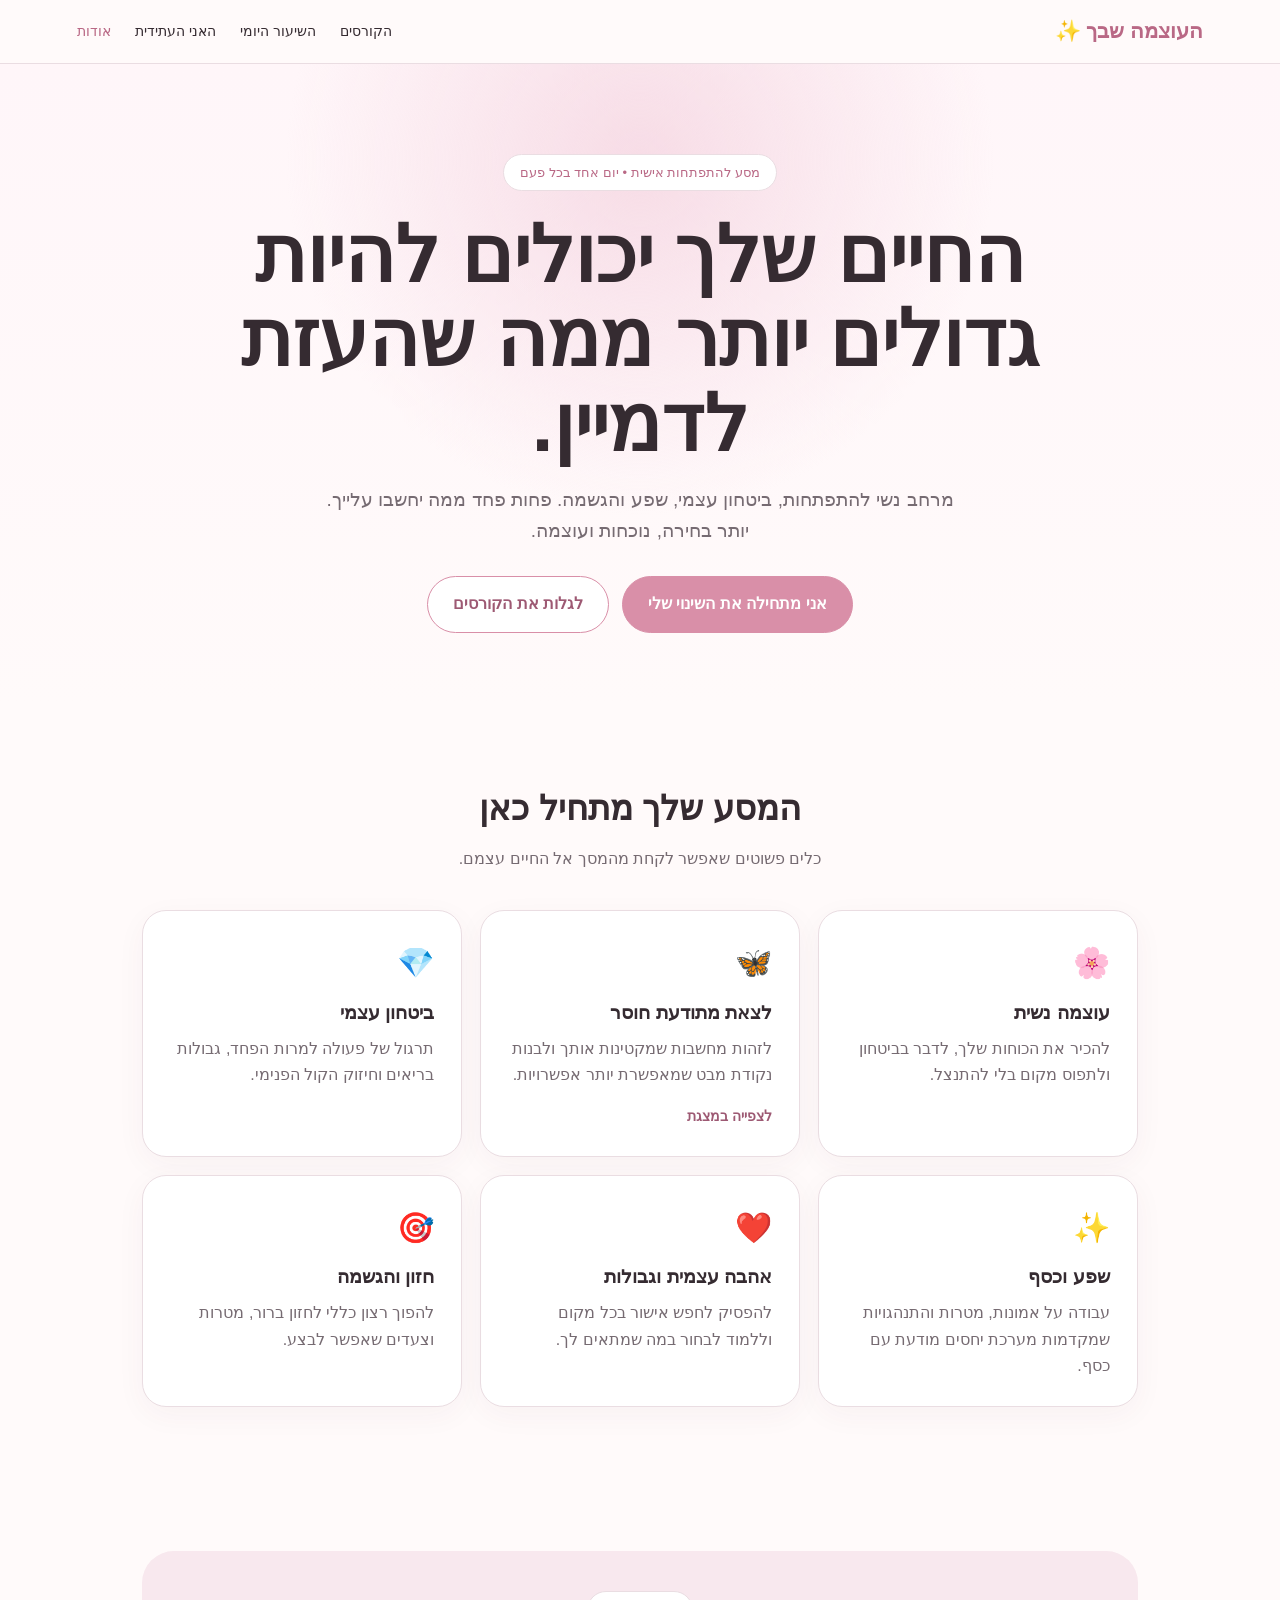
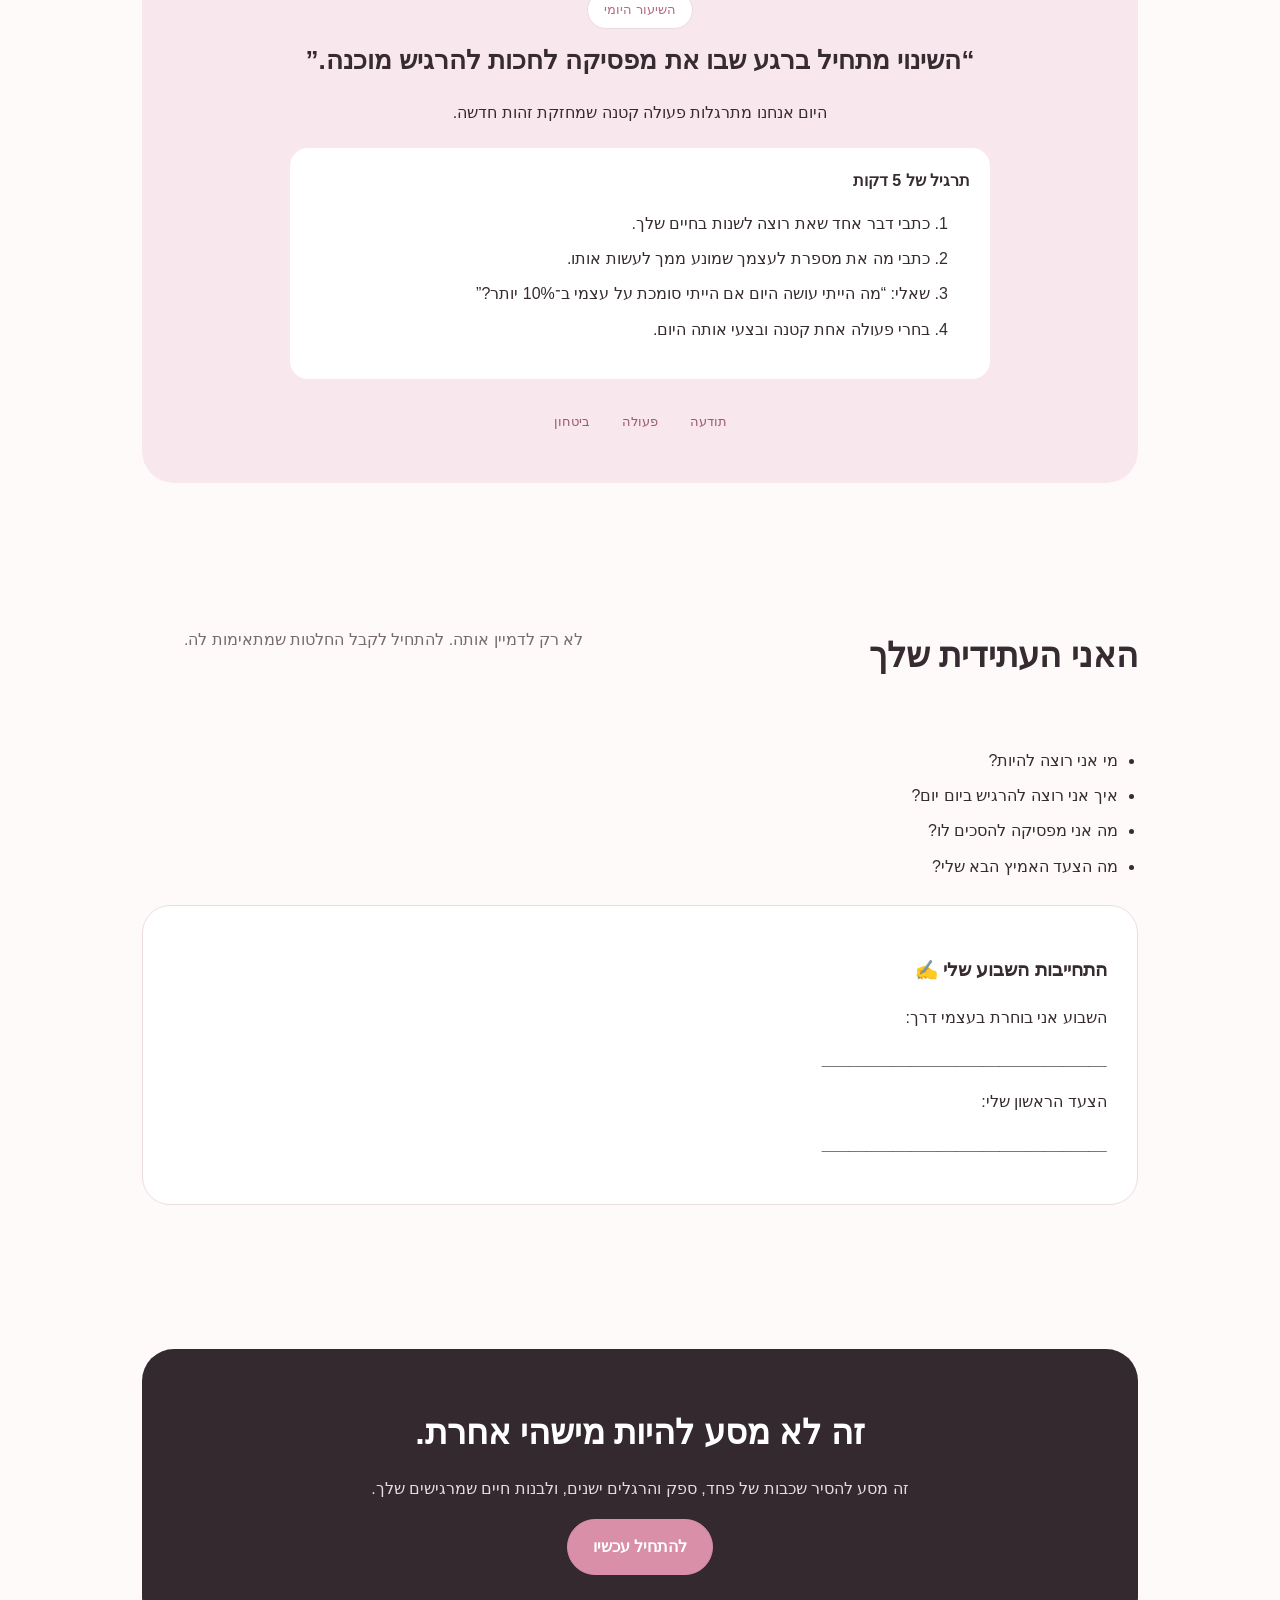
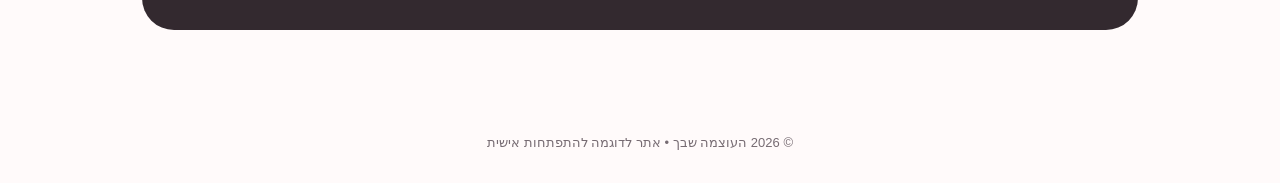
<file: index.html>
<!doctype html>
<html lang="he" dir="rtl">
  <head>
    <meta charset="utf-8">
    <meta name="viewport" content="width=device-width,initial-scale=1">
    <meta name="description" content="מרחב נשי להתפתחות, ביטחון עצמי, שפע והגשמה. פחות פחד ממה יחשבו עלייך. יותר בחירה, נוכחות ועוצמה.">
    <meta name="theme-color" content="#d98fa8">
    <title>העוצמה שבך | התפתחות אישית</title>

    <!-- CSS cascade order: base -> layout -> components -> sections -> responsive -->
    <link rel="stylesheet" href="assets/css/base/tokens.css">
    <link rel="stylesheet" href="assets/css/base/reset.css">
    <link rel="stylesheet" href="assets/css/base/typography.css">
    <link rel="stylesheet" href="assets/css/layout/nav.css">
    <link rel="stylesheet" href="assets/css/layout/section.css">
    <link rel="stylesheet" href="assets/css/layout/footer.css">
    <link rel="stylesheet" href="assets/css/components/button.css">
    <link rel="stylesheet" href="assets/css/components/badge.css">
    <link rel="stylesheet" href="assets/css/components/card.css">
    <link rel="stylesheet" href="assets/css/sections/hero.css">
    <link rel="stylesheet" href="assets/css/sections/courses.css">
    <link rel="stylesheet" href="assets/css/sections/daily.css">
    <link rel="stylesheet" href="assets/css/sections/future.css">
    <link rel="stylesheet" href="assets/css/sections/cta.css">
    <link rel="stylesheet" href="assets/css/responsive.css">

    <script src="assets/js/main.js" defer></script>
  </head>
  <body>
    <nav>
      <div class="logo">העוצמה שבך ✨</div>
      <div class="links" id="primary-nav">
        <a href="#courses">הקורסים</a><a href="#daily">השיעור היומי</a><a href="#future">האני העתידית</a><a href="#about">אודות</a>
      </div>
      <button class="nav-toggle" type="button" aria-expanded="false" aria-controls="primary-nav" aria-label="פתיחת תפריט ניווט">תפריט</button>
    </nav>

    <header class="hero">
      <span class="badge">מסע להתפתחות אישית • יום אחד בכל פעם</span>
      <h1>החיים שלך יכולים להיות גדולים יותר ממה שהעזת לדמיין.</h1>
      <p>מרחב נשי להתפתחות, ביטחון עצמי, שפע והגשמה. פחות פחד ממה יחשבו עלייך. יותר בחירה, נוכחות ועוצמה.</p>
      <a class="btn btn--primary" href="#daily">אני מתחילה את השינוי שלי</a>
      <a class="btn btn--secondary" href="#courses">לגלות את הקורסים</a>
    </header>

    <section id="courses">
      <h2>המסע שלך מתחיל כאן</h2>
      <p class="sub">כלים פשוטים שאפשר לקחת מהמסך אל החיים עצמם.</p>
      <div class="grid">
        <article class="card">
          <div class="icon">🌸</div>
          <h3>עוצמה נשית</h3>
          <p>להכיר את הכוחות שלך, לדבר בביטחון ולתפוס מקום בלי להתנצל.</p>
        </article>
        <article class="card">
          <div class="icon">🦋</div>
          <h3>לצאת מתודעת חוסר</h3>
          <p>לזהות מחשבות שמקטינות אותך ולבנות נקודת מבט שמאפשרת יותר אפשרויות.</p>
          <a class="card__cta" href="scarcity.html">לצפייה במצגת</a>
        </article>
        <article class="card">
          <div class="icon">💎</div>
          <h3>ביטחון עצמי</h3>
          <p>תרגול של פעולה למרות הפחד, גבולות בריאים וחיזוק הקול הפנימי.</p>
        </article>
        <article class="card">
          <div class="icon">✨</div>
          <h3>שפע וכסף</h3>
          <p>עבודה על אמונות, מטרות והתנהגויות שמקדמות מערכת יחסים מודעת עם כסף.</p>
        </article>
        <article class="card">
          <div class="icon">❤️</div>
          <h3>אהבה עצמית וגבולות</h3>
          <p>להפסיק לחפש אישור בכל מקום וללמוד לבחור במה שמתאים לך.</p>
        </article>
        <article class="card">
          <div class="icon">🎯</div>
          <h3>חזון והגשמה</h3>
          <p>להפוך רצון כללי לחזון ברור, מטרות וצעדים שאפשר לבצע.</p>
        </article>
      </div>
    </section>

    <section id="daily">
      <div class="daily">
        <span class="badge">השיעור היומי</span>
        <div class="quote">“השינוי מתחיל ברגע שבו את מפסיקה לחכות להרגיש מוכנה.”</div>
        <p>היום אנחנו מתרגלות פעולה קטנה שמחזקת זהות חדשה.</p>
        <div class="exercise">
          <strong>תרגיל של 5 דקות</strong>
          <ol>
            <li>כתבי דבר אחד שאת רוצה לשנות בחיים שלך.</li>
            <li>כתבי מה את מספרת לעצמך שמונע ממך לעשות אותו.</li>
            <li>שאלי: “מה הייתי עושה היום אם הייתי סומכת על עצמי ב־10% יותר?”</li>
            <li>בחרי פעולה אחת קטנה ובצעי אותה היום.</li>
          </ol>
        </div>
        <span class="pill">תודעה</span><span class="pill">פעולה</span><span class="pill">ביטחון</span>
      </div>
    </section>

    <section id="future">
      <div class="future">
        <h2>האני העתידית שלך</h2>
        <p class="sub">לא רק לדמיין אותה. להתחיל לקבל החלטות שמתאימות לה.</p>
        <ul>
          <li>מי אני רוצה להיות?</li>
          <li>איך אני רוצה להרגיש ביום יום?</li>
          <li>מה אני מפסיקה להסכים לו?</li>
          <li>מה הצעד האמיץ הבא שלי?</li>
        </ul>
      </div>
      <div class="future-box">
        <h3>התחייבות השבוע שלי ✍️</h3>
        <p>השבוע אני בוחרת בעצמי דרך:</p>
        <p><strong>________________________________</strong></p>
        <p>הצעד הראשון שלי:</p>
        <p><strong>________________________________</strong></p>
      </div>
    </section>

    <section id="about">
      <div class="cta">
        <h2>זה לא מסע להיות מישהי אחרת.</h2>
        <p>זה מסע להסיר שכבות של פחד, ספק והרגלים ישנים, ולבנות חיים שמרגישים שלך.</p>
        <a class="btn btn--primary" href="#courses">להתחיל עכשיו</a>
      </div>
    </section>

    <footer>© <span data-current-year>2026</span> העוצמה שבך • אתר לדוגמה להתפתחות אישית</footer>
  </body>
</html>
</file>
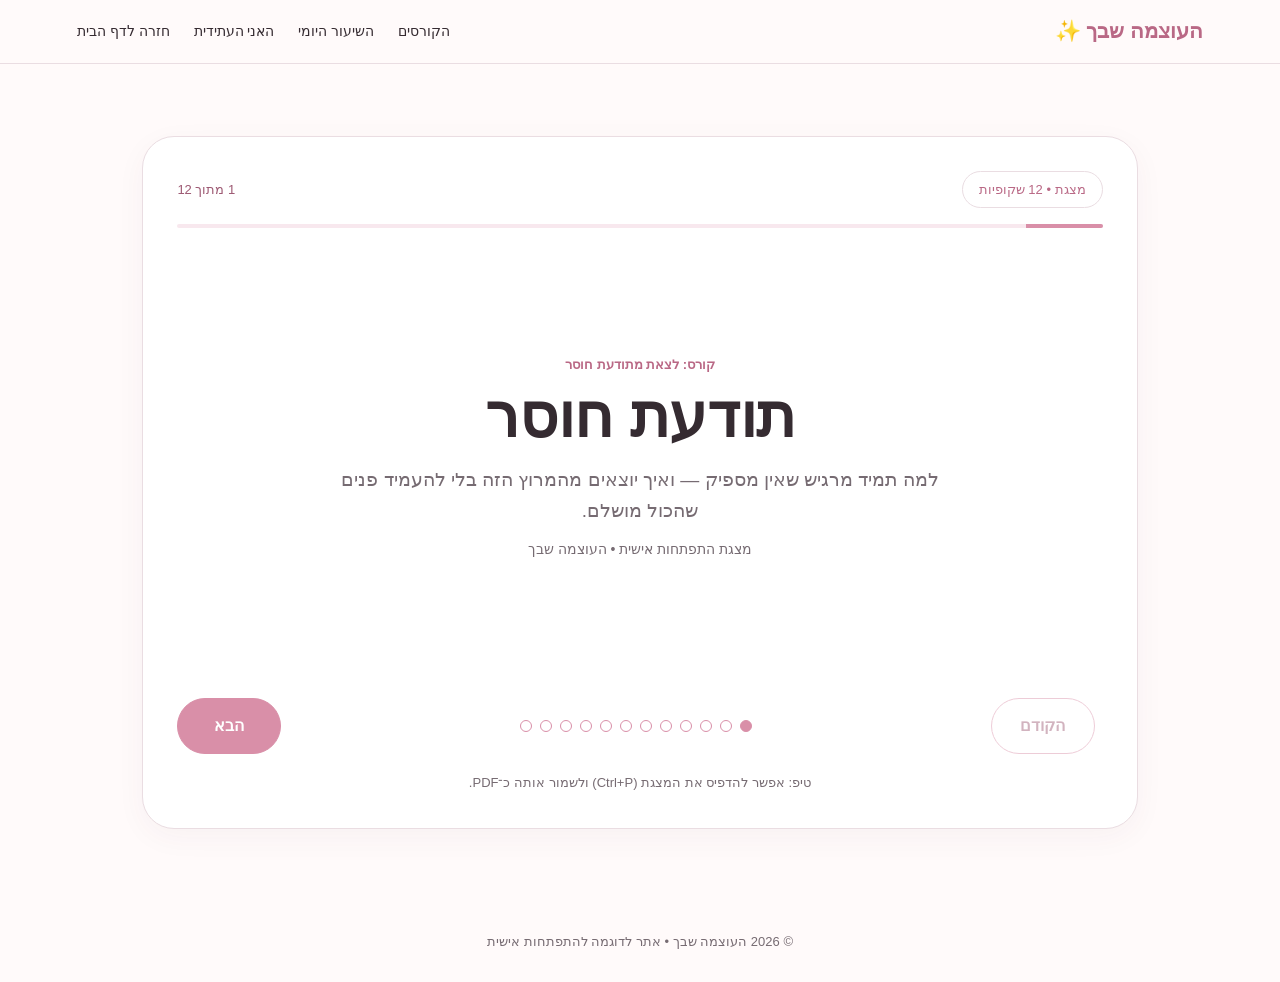
<file: scarcity.html>
<!doctype html>
<html lang="he" dir="rtl">
<head>
  <meta charset="utf-8">
  <meta name="viewport" content="width=device-width,initial-scale=1">
  <meta name="description" content="מצגת על תודעת חוסר: למה תמיד מרגיש שאין מספיק, מה המחיר של החיים במרוץ, ואיך מתרגלים תודעת שפע — צעד קטן בכל פעם.">
  <meta name="theme-color" content="#d98fa8">
  <title>תודעת חוסר — מצגת | העוצמה שבך</title>

  <!-- CSS cascade order: base -> layout -> components -> deck -> responsive -->
  <link rel="stylesheet" href="assets/css/base/tokens.css">
  <link rel="stylesheet" href="assets/css/base/reset.css">
  <link rel="stylesheet" href="assets/css/base/typography.css">
  <link rel="stylesheet" href="assets/css/layout/nav.css">
  <link rel="stylesheet" href="assets/css/layout/section.css">
  <link rel="stylesheet" href="assets/css/layout/footer.css">
  <link rel="stylesheet" href="assets/css/components/button.css">
  <link rel="stylesheet" href="assets/css/components/badge.css">
  <link rel="stylesheet" href="assets/css/components/deck.css">
  <link rel="stylesheet" href="assets/css/responsive.css">

  <script src="assets/js/main.js" defer></script>
  <script src="assets/js/deck.js" defer></script>
</head>
<body>

  <!-- ניווט -->
  <nav>
    <div class="logo">העוצמה שבך ✨</div>
    <div class="links" id="primary-nav">
      <a href="index.html#courses">הקורסים</a>
      <a href="index.html#daily">השיעור היומי</a>
      <a href="index.html#future">האני העתידית</a>
      <a href="index.html">חזרה לדף הבית</a>
    </div>
    <button class="nav-toggle" type="button" aria-expanded="false" aria-controls="primary-nav" aria-label="פתיחת תפריט ניווט">תפריט</button>
  </nav>

  <!-- מצגת -->
  <main>
    <section id="presentation">
      <div class="deck" data-deck aria-label="מצגת תודעת חוסר">
        <div class="deck__top">
          <span class="badge">מצגת • 12 שקופיות</span>
          <span class="deck__count" data-deck-count aria-live="polite">1 מתוך 12</span>
        </div>

        <div class="deck__progress" aria-hidden="true"><span data-deck-progress></span></div>

        <div class="deck__slides">
          <article class="slide slide--title is-active" data-slide>
            <span class="slide__kicker">קורס: לצאת מתודעת חוסר</span>
            <h1>תודעת חוסר</h1>
            <p class="slide__lead">למה תמיד מרגיש שאין מספיק — ואיך יוצאים מהמרוץ הזה בלי להעמיד פנים שהכול מושלם.</p>
            <p class="slide__note">מצגת התפתחות אישית • העוצמה שבך</p>
          </article>

          <article class="slide" data-slide>
            <span class="slide__kicker">הגדרה</span>
            <h2>תודעת חוסר היא לא בעיה של כסף</h2>
            <p class="slide__lead">זו דרך להסתכל על מה שיש, שמרגישה כמו עובדה מוגמרת.</p>
            <ul class="slide__list">
              <li>התפיסה שהמשאבים מוגבלים: כסף, זמן, אהבה, הזדמנויות.</li>
              <li>ואם מישהי אחרת קיבלה, סימן שנשארתי בלי.</li>
              <li>המחשבה נעה בין “אין לי מספיק” ל“עוד קצת ואז ארגיש בטוחה”.</li>
            </ul>
            <p class="slide__note">זו לא תכונת אופי, אלא הרגל מחשבתי שאפשר להחליף.</p>
          </article>

          <article class="slide slide--quote" data-slide>
            <span class="slide__kicker">סימנים</span>
            <h2>איך זה נשמע בפנים</h2>
            <ul class="slide__quotes">
              <li>“אם אני לא אקח את זה עכשיו, לא תהיה הזדמנות שנייה.”</li>
              <li>“למה לה זה קל ולי כל כך קשה?”</li>
              <li>“אין לי זמן, אני מאחרת, תמיד מאוחר מדי.”</li>
              <li>“אני לא יכולה להרשות לעצמי לנוח.”</li>
            </ul>
            <p class="slide__note">המשפטים האלה לא מתארים את המציאות. הם מתארים את הפחד.</p>
          </article>

          <article class="slide" data-slide>
            <span class="slide__kicker">מאיפה זה מגיע</span>
            <h2>שלושה מקורות עיקריים</h2>
            <ul class="slide__list">
              <li><strong>מסרים מהבית:</strong> “אין כסף לזה”, “תסתפקי במה שיש”.</li>
              <li><strong>השוואה חברתית:</strong> אנחנו רואות אצל אחרות רק את הרגעים היפים.</li>
              <li><strong>פחד לאבד:</strong> המוח נותן למה שאפשר לאבד משקל כפול ממה שאפשר להרוויח.</li>
            </ul>
            <p class="slide__note">המסרים האלה נאמרו מאהבה, וחלקם נשארו איתנו הרבה אחרי שהם פסקו להיות נכונים.</p>
          </article>

          <article class="slide" data-slide>
            <span class="slide__kicker">המחיר</span>
            <h2>מה זה עולה לנו</h2>
            <ul class="slide__list">
              <li>החלטות מתוך לחץ: “שיהיה כבר”, “אם לא עכשיו אז אף פעם”.</li>
              <li>דחיינות והקפאה: כשאין מספיק, לפעמים נוח יותר לא לנסות בכלל.</li>
              <li>עייפות מתמדת: הגוף נשאר במרוץ גם כשמשהו טוב קורה.</li>
              <li>קושי לשמוח בהצלחה של אחרת, ואחר כך רגשי אשמה.</li>
            </ul>
            <p class="slide__note">המחיר האמיתי הוא לא רק מה שלא השגנו, אלא איך שהרגשנו בדרך.</p>
          </article>

          <article class="slide" data-slide>
            <span class="slide__kicker">חשוב להבהיר</span>
            <h2>תודעת שפע היא לא</h2>
            <ul class="slide__list">
              <li>לא להעמיד פנים ש“הכול מושלם” כשקשה.</li>
              <li>לא להאשים את עצמך שאת “לא מספיק חיובית”.</li>
              <li>לא להתעלם מכסף, ממספרים ומגבולות.</li>
              <li>ולא להבטיח לעצמך שכל חלום יתגשם בדיוק כמו שדמיינת.</li>
            </ul>
          </article>

          <article class="slide" data-slide>
            <span class="slide__kicker">ההגדרה שלי</span>
            <h2>תודעת שפע היא כן</h2>
            <ul class="slide__list">
              <li>“יש מספיק בשבילי ובשביל אחרות” — כמנהג שמוכיחים לעצמי, לא כסיסמה.</li>
              <li>לבחור מתוך רצון, לא מתוך פחד לפספס.</li>
              <li>להחזיק יחד את המצב הנוכחי ואת מה שאפשרי.</li>
              <li>לתת מקום לכסף, לזמן ולאהבה בלי תחושת מחסור קבועה.</li>
            </ul>
            <p class="slide__note">שפע נמדד בגמישות של הבחירות שלנו, לא בכמות הדברים בבית.</p>
          </article>

          <article class="slide" data-slide>
            <span class="slide__kicker">צעד 1 מתוך 3</span>
            <h2>לתפוס את המשפט</h2>
            <ol class="slide__steps">
              <li><strong>לזהות:</strong> איזה משפט חוזר אצלך שוב ושוב?</li>
              <li><strong>לכתוב אותו במדויק:</strong> כמו שהוא נשמע, בלי לייפות.</li>
              <li><strong>לשאול:</strong> ממה הוא מגן עליי? למשל, מפני אכזבה.</li>
            </ol>
            <p class="slide__note">מה שאנחנו לא שמות לב אליו, ממשיך להחליט בשבילנו.</p>
          </article>

          <article class="slide" data-slide>
            <span class="slide__kicker">צעד 2 מתוך 3</span>
            <h2>לעשות את הצעד הקטן</h2>
            <ol class="slide__steps">
              <li><strong>במקום “אין לי זמן”:</strong> לקחת עשר דקות בפועל ולסמן שהן היו.</li>
              <li><strong>במקום “אין לי כסף לזה”:</strong> לבחור משהו קטן שאפשר להרשות לעצמי.</li>
              <li><strong>לבנות ראיה:</strong> כל פעולה קטנה מוכיחה שהמשאב קיים.</li>
            </ol>
            <p class="slide__note">לא ביום אחד של פזרנות, אלא בקצב שאפשר להחזיק לאורך זמן.</p>
          </article>

          <article class="slide" data-slide>
            <span class="slide__kicker">צעד 3 מתוך 3</span>
            <h2>יומן ראיות לשפע</h2>
            <p class="slide__lead">פעם ביום, שלוש שורות. לא תודה כללית, ראיות קונקרטיות.</p>
            <ol class="slide__steps">
              <li><strong>מה היה לי:</strong> משהו קטן שהשתמשתי בו היום.</li>
              <li><strong>מה הגיע אליי:</strong> עזרה, מחמאה, הזדמנות.</li>
              <li><strong>מה בחרתי:</strong> החלטה אחת שהייתה שלי.</li>
            </ol>
            <p class="slide__note">פעם בשבוע, לקרוא את מה שכתבת ולסמן את מה שחזר.</p>
          </article>

          <article class="slide" data-slide>
            <span class="slide__kicker">לכתיבה</span>
            <h2>שאלות לקחת איתך</h2>
            <ul class="slide__list">
              <li>איפה אני מרגישה “אין מספיק” בעיקר: זמן, כסף, תשומת לב או אהבה?</li>
              <li>איזה משפט למדתי בבית ואני עדיין משלמת עליו?</li>
              <li>מה הייתי בוחרת אילו הייתי יודעת שיש מספיק?</li>
              <li>מה הצעד הקטן שלי השבוע?</li>
            </ul>
          </article>

          <article class="slide slide--cta" data-slide>
            <span class="slide__kicker">לסיום</span>
            <p class="slide__bigquote">“שפע הוא לא מה שיש לך בחשבון. הוא כמה מקום נשאר לך לבחור.”</p>
            <p>הצעד הבא שלך נמצא כאן, בדיוק בגודל שאת יכולה להחזיק היום.</p>
            <a class="btn btn--primary" href="index.html#daily">לתרגול של היום</a>
            <a class="btn btn--secondary" href="index.html#courses">לעוד קורסים</a>
            <p class="slide__note">התוכן הוא כלי להתפתחות אישית, ולא תחליף לטיפול או לייעוץ מקצועי.</p>
          </article>
        </div>

        <div class="deck__bar">
          <button class="btn btn--secondary deck__btn" type="button" data-deck-prev>הקודם</button>
          <div class="deck__dots" data-deck-dots></div>
          <button class="btn btn--primary deck__btn" type="button" data-deck-next>הבא</button>
        </div>

        <p class="deck__hint">טיפ: אפשר להדפיס את המצגת (Ctrl+P) ולשמור אותה כ־PDF.</p>
      </div>
    </section>
  </main>

  <footer>© <span data-current-year>2026</span> העוצמה שבך • אתר לדוגמה להתפתחות אישית</footer>
</body>
</html>
</file>
<file: assets/css/base/tokens.css>
/* ==========================================================================
   tokens.css — Design tokens
   Loaded first. Every other stylesheet consumes these custom properties,
   so the visual language (colours, radii, rhythm) lives in exactly one place.
   ========================================================================== */

:root {
  /* --- Brand colours ---------------------------------------------------- */
  --rose: #d98fa8;          /* primary accent */
  --rose2: #f8e8ee;         /* soft rose surface (daily lesson, pills) */
  --rose-deep: #b96885;     /* logo + badge text */
  --rose-text: #9d5973;     /* secondary button + pill text */

  /* --- Neutrals --------------------------------------------------------- */
  --ink: #352b31;           /* body text */
  --muted: #766b72;         /* secondary text */
  --white: #fff;
  --line: #eadde2;          /* hairline borders */
  --bg: #fffafa;            /* page background */
  --bg-glass: #fffafaee;    /* sticky navigation background */
  --bg-hero: #fff6f9;       /* hero gradient base */
  --glow-rose: #f7dce6;     /* hero radial glow */
  --ink-invert: #33292f;    /* dark CTA panel */
  --ink-invert-soft: #e7dce0;

  /* --- Typography ------------------------------------------------------- */
  --font-body: Arial, "Noto Sans Hebrew", sans-serif;

  /* --- Radii ------------------------------------------------------------ */
  --radius-sm: 18px;
  --radius-md: 24px;
  --radius-lg: 28px;
  --radius-xl: 32px;
  --radius-pill: 999px;

  /* --- Elevation -------------------------------------------------------- */
  --shadow-card: 0 8px 30px #5b35400b;

  /* --- Layout rhythm ---------------------------------------------------- */
  --wrap: 1200px;           /* max content width */
  --gutter-x: 8%;           /* horizontal page gutter (desktop) */
  --gutter-x-sm: 6%;        /* horizontal page gutter (mobile) */
  --section-y: 72px;        /* vertical section padding (desktop) */
  --section-y-sm: 55px;     /* vertical section padding (mobile) */
}
</file>
<file: assets/css/base/typography.css>
/* ==========================================================================
   typography.css — global type scale and text elements
   Page-specific overrides live next to their section (see ../sections/).
   ========================================================================== */

h1 {
  font-size: clamp(42px, 7vw, 78px);
  line-height: 1.08;
  margin: 22px auto 18px;
  max-width: 900px;
}

h2 {
  text-align: center;
  font-size: 34px;
  margin: 0 0 10px;
}

/* Section lead paragraph ("sub" = subtitle) */
.sub {
  text-align: center;
  color: var(--muted);
  margin: 0 auto 38px;
}

/* `padding-right` because the document is RTL (dir="rtl") */
ul {
  padding-right: 20px;
}

li {
  margin: 9px 0;
}
</file>
<file: assets/css/layout/nav.css>
/* ==========================================================================
   nav.css — sticky top navigation
   ========================================================================== */

nav {
  position: sticky;
  top: 0;
  z-index: 5;
  display: flex;
  justify-content: space-between;
  align-items: center;
  padding: 14px 6%;
  background: var(--bg-glass);
  backdrop-filter: blur(12px);
  -webkit-backdrop-filter: blur(12px);
  border-bottom: 1px solid var(--line);
}

.logo {
  font-weight: 800;
  font-size: 21px;
  color: var(--rose-deep);
  white-space: nowrap;
}

.links {
  display: flex;
  gap: 24px;
}

.links a {
  color: var(--ink);
  font-size: 14px;
  text-decoration: none;
}

.links a:hover,
.links a.is-current {
  color: var(--rose-deep);
}

/* Burger button: hidden on desktop, revealed at the mobile breakpoint
   (see ../responsive.css). Progressively enhances the menu. */
.nav-toggle {
  display: none;
  padding: 8px 16px;
  background: var(--white);
  border: 1px solid var(--line);
  border-radius: var(--radius-pill);
  color: var(--rose-deep);
  font-size: 13px;
  font-weight: 700;
  cursor: pointer;
}
</file>
<file: assets/css/layout/section.css>
/* ==========================================================================
   section.css — page shell: content width + vertical rhythm
   ========================================================================== */

section {
  padding: var(--section-y) var(--gutter-x);
  max-width: var(--wrap);
  margin: auto;
}
</file>
<file: assets/css/layout/footer.css>
/* ==========================================================================
   footer.css — page footer
   ========================================================================== */

footer {
  text-align: center;
  padding: 30px;
  color: var(--muted);
  font-size: 13px;
}
</file>
<file: assets/css/components/button.css>
/* ==========================================================================
   button.css — .btn base class + modifiers
   Markup: <a class="btn btn--primary" href="#…">…</a>
   ========================================================================== */

.btn {
  display: inline-block;
  padding: 14px 25px;
  border: 1px solid var(--rose);
  border-radius: var(--radius-pill);
  font-weight: 700;
  text-decoration: none;
  transition: transform 0.15s ease, box-shadow 0.15s ease;
}

.btn--primary {
  background: var(--rose);
  color: var(--white);
}

.btn--secondary {
  background: var(--white);
  color: var(--rose-text);
  margin-right: 8px; /* RTL: keeps the pair visually separated */
}

.btn:hover {
  transform: translateY(-1px);
  box-shadow: 0 6px 18px #b9688533;
}
</file>
<file: assets/css/components/badge.css>
/* ==========================================================================
   badge.css — .badge (eyebrow label) and .pill (topic tag)
   ========================================================================== */

.badge {
  display: inline-block;
  padding: 7px 16px;
  background: var(--white);
  border: 1px solid var(--line);
  border-radius: var(--radius-pill);
  color: var(--rose-deep);
  font-size: 13px;
}

.pill {
  display: inline-block;
  padding: 6px 12px;
  margin: 4px;
  background: var(--rose2);
  border-radius: var(--radius-pill);
  color: var(--rose-text);
  font-size: 13px;
}
</file>
<file: assets/css/components/card.css>
/* ==========================================================================
   card.css — course card
   Markup: <article class="card">…<div class="icon">…</div><h3>…</h3><p>…</p></article>
   ========================================================================== */

.card {
  background: var(--white);
  border: 1px solid var(--line);
  border-radius: var(--radius-md);
  padding: 27px;
  box-shadow: var(--shadow-card);
  transition: transform 0.15s ease, box-shadow 0.15s ease;
}

.card:hover {
  transform: translateY(-3px);
  box-shadow: 0 14px 34px #5b354018;
}

.card .icon {
  font-size: 30px;
}

.card h3 {
  margin: 10px 0 7px;
}

.card p {
  margin: 0;
  color: var(--muted);
}

/* Link to a full presentation / lesson that belongs to the card's topic */
.card__cta {
  display: inline-block;
  margin-top: 16px;
  color: var(--rose-text);
  font-size: 14px;
  font-weight: 700;
  text-decoration: none;
  border-bottom: 1px solid transparent;
}

.card__cta:hover {
  border-bottom-color: var(--rose-text);
}
</file>
<file: assets/css/sections/hero.css>
/* ==========================================================================
   hero.css — <header class="hero">
   ========================================================================== */

.hero {
  padding: 90px var(--gutter-x) 75px;
  text-align: center;
  background:
    radial-gradient(circle at 50% 15%, var(--glow-rose), transparent 42%),
    linear-gradient(180deg, var(--bg-hero), var(--bg));
}

.hero p {
  max-width: 650px;
  margin: 0 auto 30px;
  color: var(--muted);
  font-size: 19px;
}
</file>
<file: assets/css/sections/courses.css>
/* ==========================================================================
   courses.css — #courses: grid of six course cards
   ========================================================================== */

.grid {
  display: grid;
  grid-template-columns: repeat(3, 1fr);
  gap: 18px;
}
</file>
<file: assets/css/sections/daily.css>
/* ==========================================================================
   daily.css — #daily: "השיעור היומי" panel + 5-minute exercise
   ========================================================================== */

.daily {
  padding: 40px;
  background: var(--rose2);
  border-radius: var(--radius-xl);
  text-align: center;
}

.daily .quote {
  max-width: 720px;
  margin: 10px auto 18px;
  font-size: 26px;
  font-weight: 700;
}

/* Readable, right-aligned (RTL "start") white card inside the rose panel */
.exercise {
  max-width: 700px;
  margin: 22px auto;
  padding: 20px;
  background: var(--white);
  border-radius: var(--radius-sm);
  text-align: start;
}
</file>
<file: assets/css/sections/future.css>
/* ==========================================================================
   future.css — #future: "האני העתידית שלך"
   Two-column layout: reflection list + weekly commitment note.
   ========================================================================== */

.future {
  display: grid;
  grid-template-columns: 1fr 1fr;
  gap: 30px;
  align-items: center;
}

/* Copy in this section is intentionally right-aligned in RTL */
.future h2,
.future .sub {
  text-align: start;
}

.future-box {
  padding: 30px;
  background: var(--white);
  border: 1px solid var(--line);
  border-radius: var(--radius-lg);
}
</file>
<file: assets/css/sections/cta.css>
/* ==========================================================================
   cta.css — #about: dark closing call-to-action panel
   ========================================================================== */

.cta {
  padding: 55px 25px;
  background: var(--ink-invert);
  border-radius: var(--radius-xl);
  color: var(--white);
  text-align: center;
}

.cta p {
  color: var(--ink-invert-soft);
}

.cta .btn--primary {
  border-color: var(--rose);
}
</file>
<file: assets/css/responsive.css>
/* ==========================================================================
   responsive.css — the single source of truth for breakpoints
   Loaded last so it can override the layered stylesheets above.
   ========================================================================== */

/* --- Mobile: single column + collapsible navigation ---------------------- */
@media (max-width: 750px) {
  /* Navigation: burger button + drop-down menu (toggled by assets/js/main.js).
     Without JS the button never shows and the menu stays collapsed, which is
     the same behaviour the site had before. */
  .has-js .nav-toggle {
    display: inline-block;
  }

  .links {
    display: none;
    position: absolute;
    top: 100%;
    right: 0;
    left: 0;
    flex-direction: column;
    gap: 0;
    padding: 6px var(--gutter-x-sm);
    background: var(--white);
    border-bottom: 1px solid var(--line);
    box-shadow: var(--shadow-card);
  }

  .links.is-open {
    display: flex;
  }

  .links a {
    padding: 12px 0;
    border-bottom: 1px solid var(--line);
    font-size: 15px;
  }

  .links a:last-child {
    border-bottom: 0;
  }

  /* Stack the card grid and the future section */
  .grid,
  .future {
    grid-template-columns: 1fr;
  }

  .hero {
    padding-top: 65px;
  }

  section {
    padding: var(--section-y-sm) var(--gutter-x-sm);
  }

  .btn--secondary {
    margin: 10px 0 0;
  }

  h2 {
    font-size: 29px;
  }

  /* --- Slide deck ------------------------------------------------------- */
  .deck {
    padding: 20px 16px;
    border-radius: var(--radius-lg);
  }

  .deck__slides {
    min-height: 340px;
  }

  .slide h2 {
    font-size: 24px;
  }

  .slide__lead {
    font-size: 16px;
  }

  .slide--title h1 {
    font-size: clamp(32px, 10vw, 44px);
  }

  .slide--cta {
    padding: 24px 18px;
  }

  .slide__bigquote {
    font-size: 19px;
  }

  .slide__quotes li {
    font-size: 15px;
  }

  .deck__bar {
    flex-wrap: wrap;
    justify-content: center;
  }

  .deck__dots {
    order: -1;
    flex-basis: 100%;
  }

  .deck__btn {
    flex: 1 1 40%;
  }
}
</file>
<file: assets/css/components/deck.css>
/* ==========================================================================
   deck.css — slide deck component used by the presentation pages
   (see scarcity.html). Behaviour lives in assets/js/deck.js.
   Progressive enhancement: the deck shell is only "interactive" under
   .has-js — without JS every slide stays visible as a stacked article.
   ========================================================================== */

.deck {
  position: relative;
  padding: 34px;
  background: var(--white);
  border: 1px solid var(--line);
  border-radius: var(--radius-xl);
  box-shadow: var(--shadow-card);
}

/* --- top row: badge + slide counter ------------------------------------- */
.deck__top {
  display: flex;
  align-items: center;
  justify-content: space-between;
  gap: 16px;
  margin-bottom: 16px;
}

.deck__count {
  display: none;
  color: var(--rose-text);
  font-size: 13px;
}

.has-js .deck__count {
  display: inline-block;
}

/* --- progress bar ------------------------------------------------------- */
.deck__progress {
  display: none;
  height: 4px;
  margin-bottom: 24px;
  background: var(--rose2);
  border-radius: var(--radius-pill);
  overflow: hidden;
}

.has-js .deck__progress {
  display: block;
}

.deck__progress span {
  display: block;
  width: 0;
  height: 100%;
  background: var(--rose);
  transition: width 0.3s ease;
}

/* --- slides ------------------------------------------------------------- */
.deck__slides {
  display: flex;
  flex-direction: column;
  justify-content: center;
  min-height: 420px;
}

.slide p {
  margin: 0 0 12px;
}

.slide h2,
.slide h3 {
  text-align: start;
  margin: 0 0 12px;
}

.slide h2 {
  font-size: 30px;
}

.slide__kicker {
  display: inline-block;
  margin-bottom: 10px;
  color: var(--rose-deep);
  font-size: 13px;
  font-weight: 700;
}

.slide__lead {
  margin: 0 0 18px;
  color: var(--muted);
  font-size: 18px;
}

.slide__list {
  margin: 0 0 12px;
}

.slide__list li {
  margin: 10px 0;
}

.slide__note {
  margin: 16px 0 0;
  color: var(--muted);
  font-size: 14px;
}

/* quote list: the sentences that play in our head */
.slide__quotes {
  margin: 0;
  padding: 0;
  list-style: none;
}

.slide__quotes li {
  margin: 0 0 12px;
  padding: 14px 18px;
  background: var(--rose2);
  border-radius: var(--radius-sm);
  font-size: 17px;
  font-weight: 700;
}

/* numbered practice steps */
.slide__steps {
  margin: 0;
  padding-right: 22px;
}

.slide__steps li {
  margin: 12px 0;
}

.slide__steps strong {
  color: var(--rose-deep);
}

/* --- slide variants ----------------------------------------------------- */
.slide--title {
  text-align: center;
}

.slide--title h1 {
  max-width: none;
  margin: 0 0 14px;
  font-size: clamp(38px, 6vw, 60px);
}

.slide--title .slide__lead {
  max-width: 620px;
  margin: 0 auto 12px;
  font-size: 19px;
}

.slide--cta {
  padding: 34px 26px;
  background: var(--ink-invert);
  border-radius: var(--radius-lg);
  color: var(--white);
  text-align: center;
}

.slide--cta h2 {
  text-align: center;
}

.slide--cta p {
  color: var(--ink-invert-soft);
}

.slide--cta .slide__kicker {
  color: var(--rose);
}

.slide--cta .slide__note {
  color: var(--ink-invert-soft);
  opacity: 0.85;
}

.slide__bigquote {
  max-width: 640px;
  margin: 0 auto 18px;
  font-size: 24px;
  font-weight: 700;
}

/* --- controls ----------------------------------------------------------- */
.deck__bar {
  display: none;
  align-items: center;
  justify-content: space-between;
  gap: 16px;
  margin-top: 26px;
}

.has-js .deck__bar {
  display: flex;
}

.deck__btn {
  min-width: 104px;
  text-align: center;
}

.deck__btn:disabled {
  opacity: 0.45;
  cursor: default;
}

.deck__btn:disabled:hover {
  transform: none;
  box-shadow: none;
}

.deck__dots {
  display: flex;
  flex: 1;
  flex-wrap: wrap;
  justify-content: center;
  gap: 8px;
}

.deck__dot {
  width: 12px;
  height: 12px;
  padding: 0;
  background: transparent;
  border: 1px solid var(--rose);
  border-radius: var(--radius-pill);
  cursor: pointer;
}

.deck__dot.is-active {
  background: var(--rose);
}

.deck__hint {
  display: none;
  margin: 18px 0 0;
  color: var(--muted);
  font-size: 13px;
  text-align: center;
}

.has-js .deck__hint {
  display: block;
}

/* --- JS-only slide switching -------------------------------------------- */
.slide {
  display: block;
}

.has-js .slide {
  display: none;
}

.has-js .slide.is-active {
  display: block;
  animation: deck-slide-in 0.35s ease both;
}

.slide + .slide {
  margin-top: 26px; /* only visible before JS takes over */
}

@keyframes deck-slide-in {
  from {
    opacity: 0;
    transform: translateY(12px);
  }
  to {
    opacity: 1;
    transform: none;
  }
}

/* --- preferences -------------------------------------------------------- */
@media (prefers-reduced-motion: reduce) {
  .has-js .slide.is-active {
    animation: none;
  }

  .deck__progress span {
    transition: none;
  }
}

/* --- print / save as PDF: one slide per page ---------------------------- */
@media print {
  nav,
  footer,
  .deck__top,
  .deck__bar,
  .deck__hint,
  .deck__progress {
    display: none !important;
  }

  .deck {
    padding: 0;
    border: 0;
    box-shadow: none;
  }

  .deck__slides {
    display: block;
    min-height: 0;
  }

  .has-js .slide {
    display: block;
    animation: none;
  }

  .slide + .slide {
    margin-top: 0;
  }

  .slide {
    page-break-after: always;
    break-after: page;
  }
}
</file>
